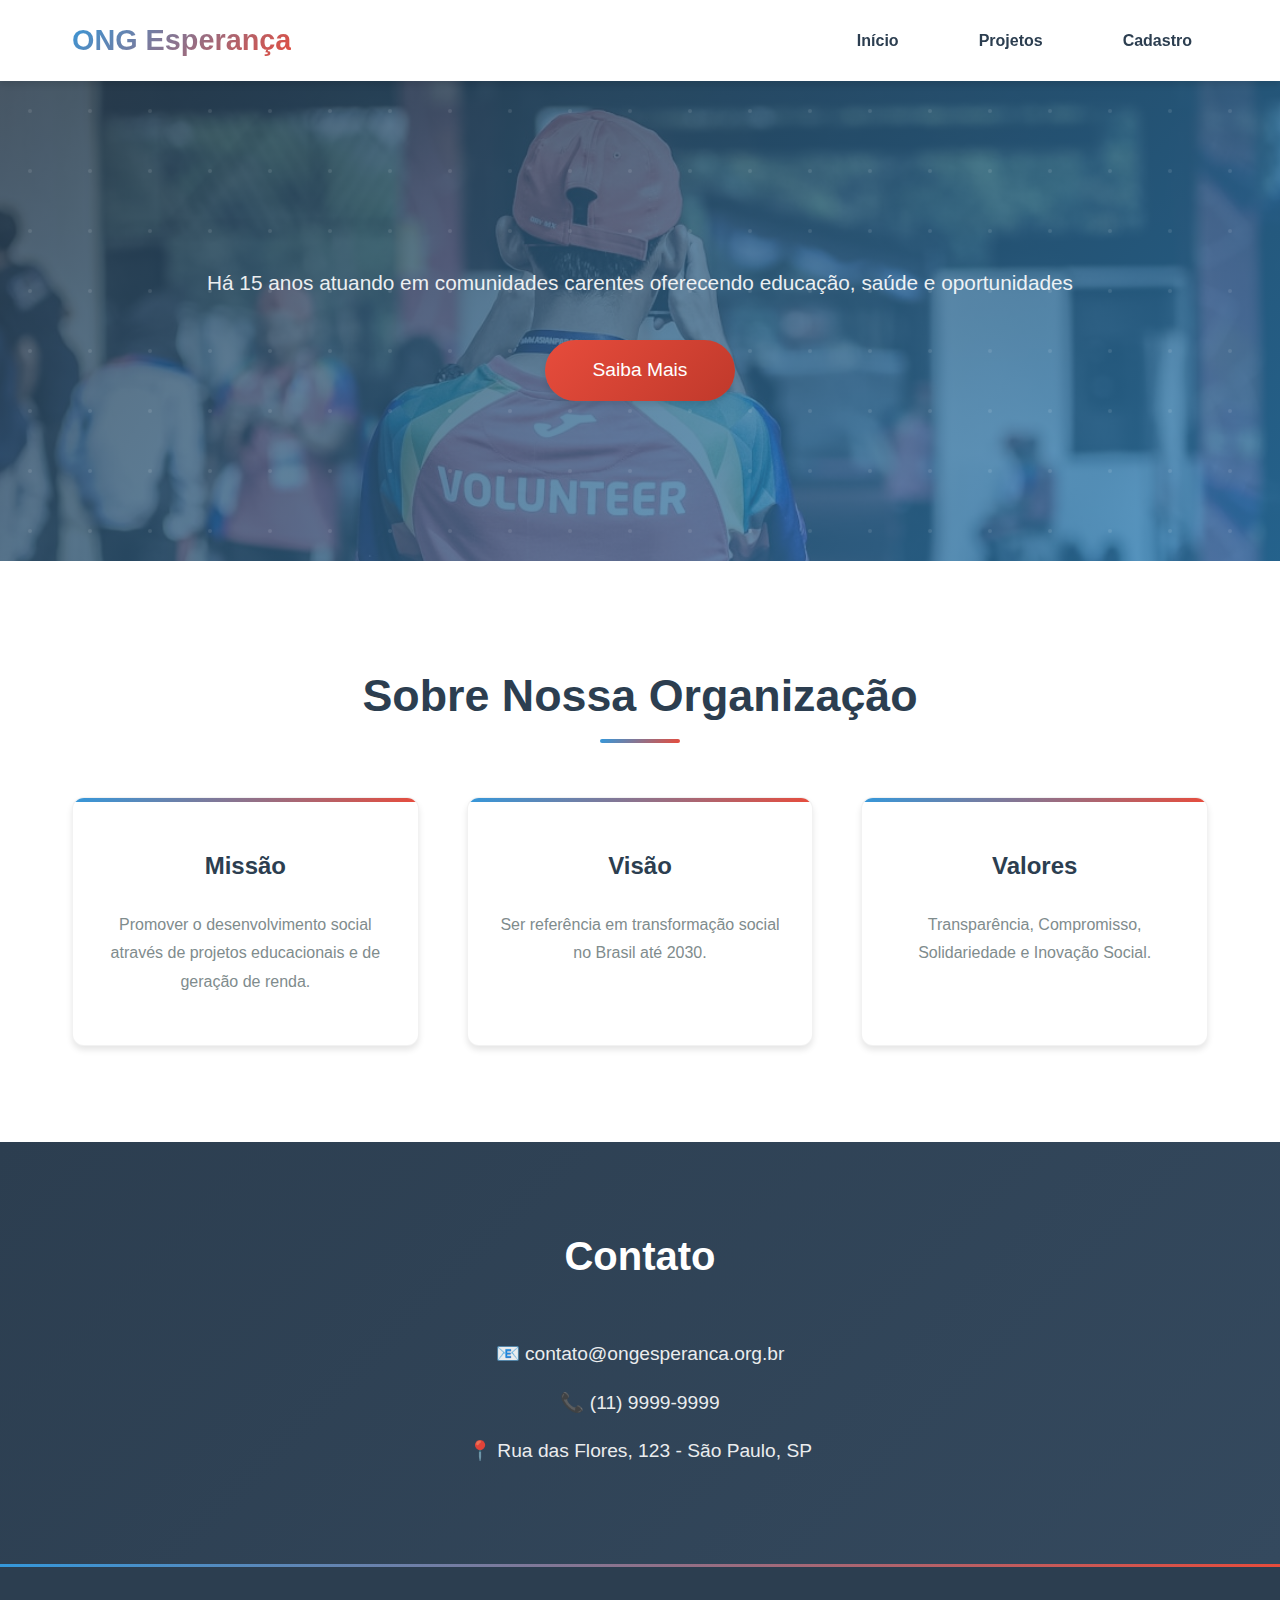
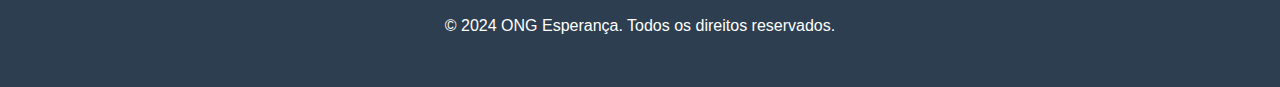
<file: index.html>
<!DOCTYPE html>
<html lang="pt-br">
<head>
    <meta charset="UTF-8">
    <meta name="viewport" content="width=device-width, initial-scale=1.0">
    <title>ONG Esperança - Página Inicial</title>
    <link rel="stylesheet" href="css/styles.css">
</head>
<body>
    <!-- Cabeçalho -->
    <header>
        <nav>
            <div class="logo">
                <h1>ONG Esperança</h1>
            </div>
            <ul class="menu">
                <li><a href="index.html">Início</a></li>
                <li><a href="projetos.html">Projetos</a></li>
                <li><a href="cadastro.html">Cadastro</a></li>
            </ul>
        </nav>
    </header>

    <!-- Conteúdo Principal -->
    <main>
        <section class="hero">
            <div class="hero-content">
                <h2>Transformando Vidas, Construindo Futuros</h2>
                <p>Há 15 anos atuando em comunidades carentes oferecendo educação, saúde e oportunidades</p>
                <button class="cta-button">Saiba Mais</button>
            </div>
        </section>

        <section class="sobre">
            <div class="container">
                <h2>Sobre Nossa Organização</h2>
                <div class="sobre-content">
                    <article>
                        <h3>Missão</h3>
                        <p>Promover o desenvolvimento social através de projetos educacionais e de geração de renda.</p>
                    </article>
                    <article>
                        <h3>Visão</h3>
                        <p>Ser referência em transformação social no Brasil até 2030.</p>
                    </article>
                    <article>
                        <h3>Valores</h3>
                        <p>Transparência, Compromisso, Solidariedade e Inovação Social.</p>
                    </article>
                </div>
            </div>
        </section>

        <section class="contato">
            <div class="container">
                <h2>Contato</h2>
                <address>
                    <p>📧 contato@ongesperanca.org.br</p>
                    <p>📞 (11) 9999-9999</p>
                    <p>📍 Rua das Flores, 123 - São Paulo, SP</p>
                </address>
            </div>
        </section>
    </main>

    <!-- Rodapé -->
    <footer>
        <div class="container">
            <p>&copy; 2024 ONG Esperança. Todos os direitos reservados.</p>
        </div>
    </footer>

    <script src="js/script.js"></script>
</body>
</html>
</file>
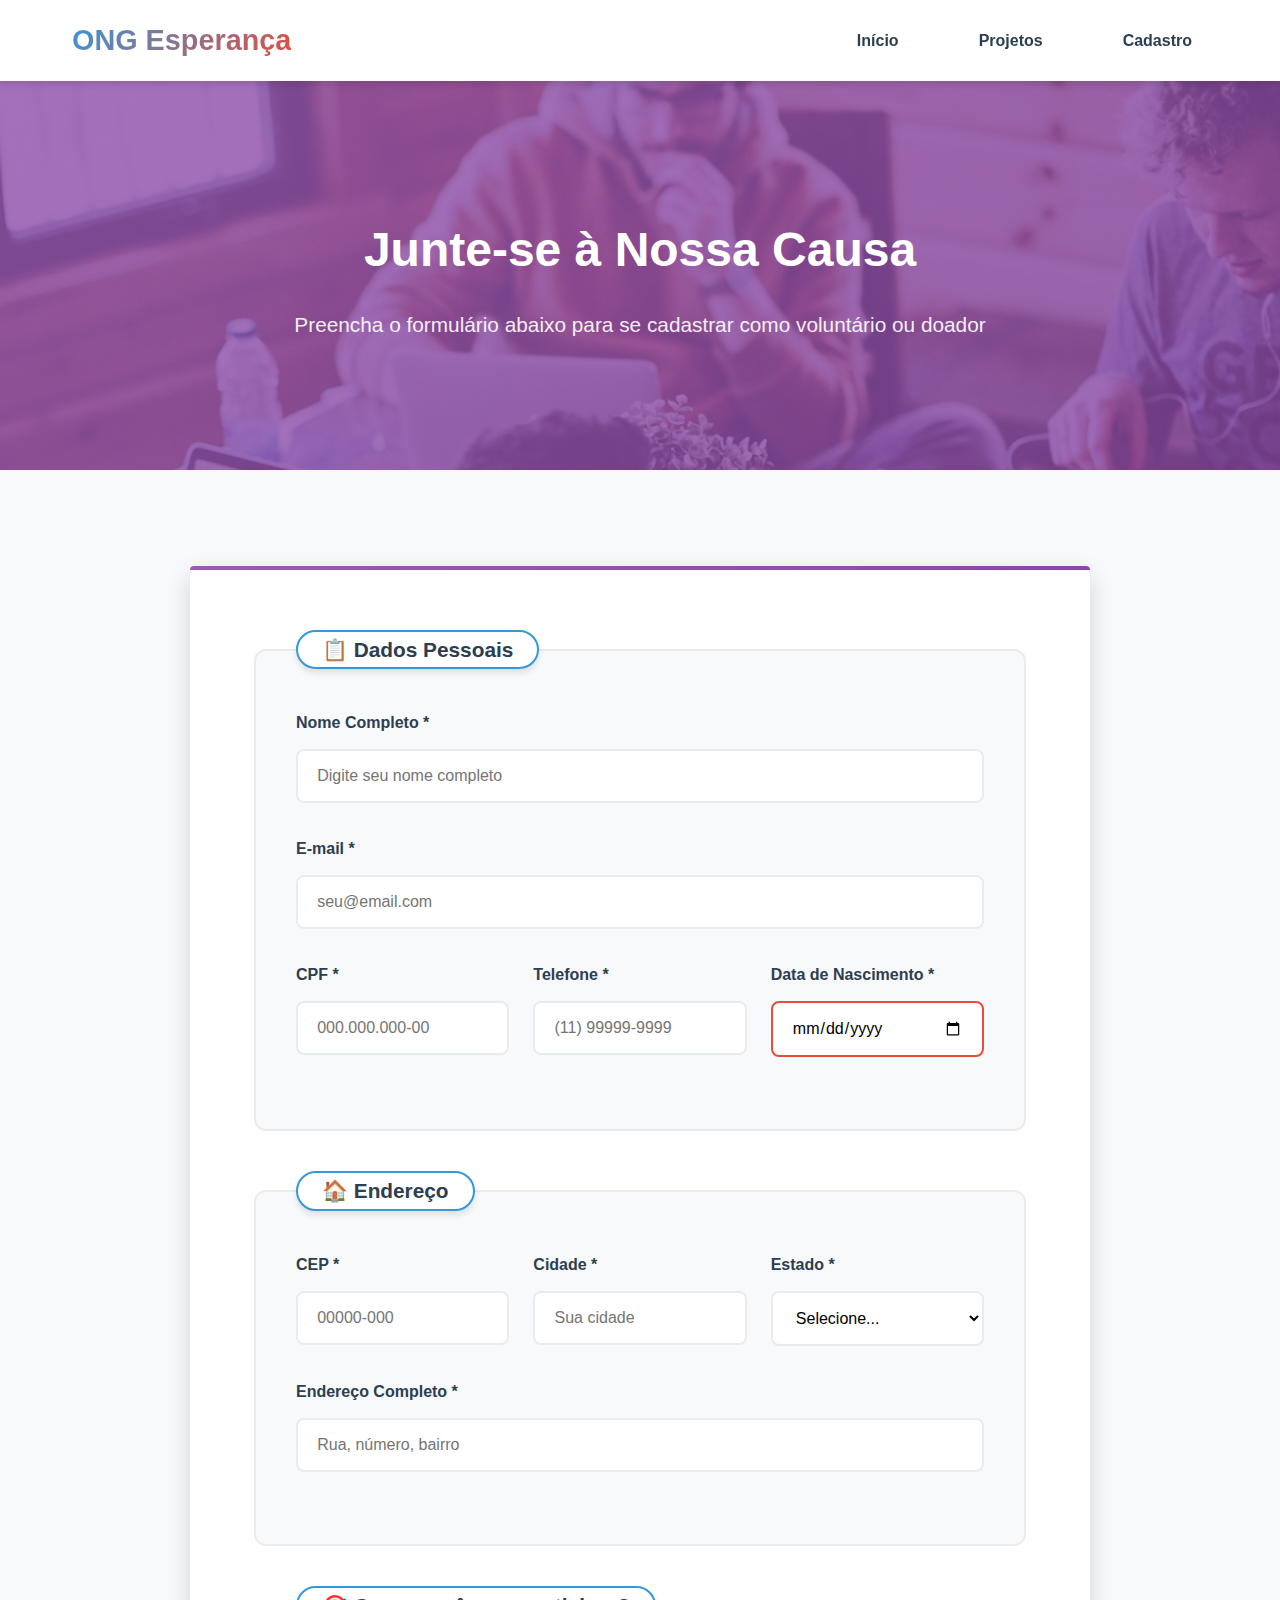
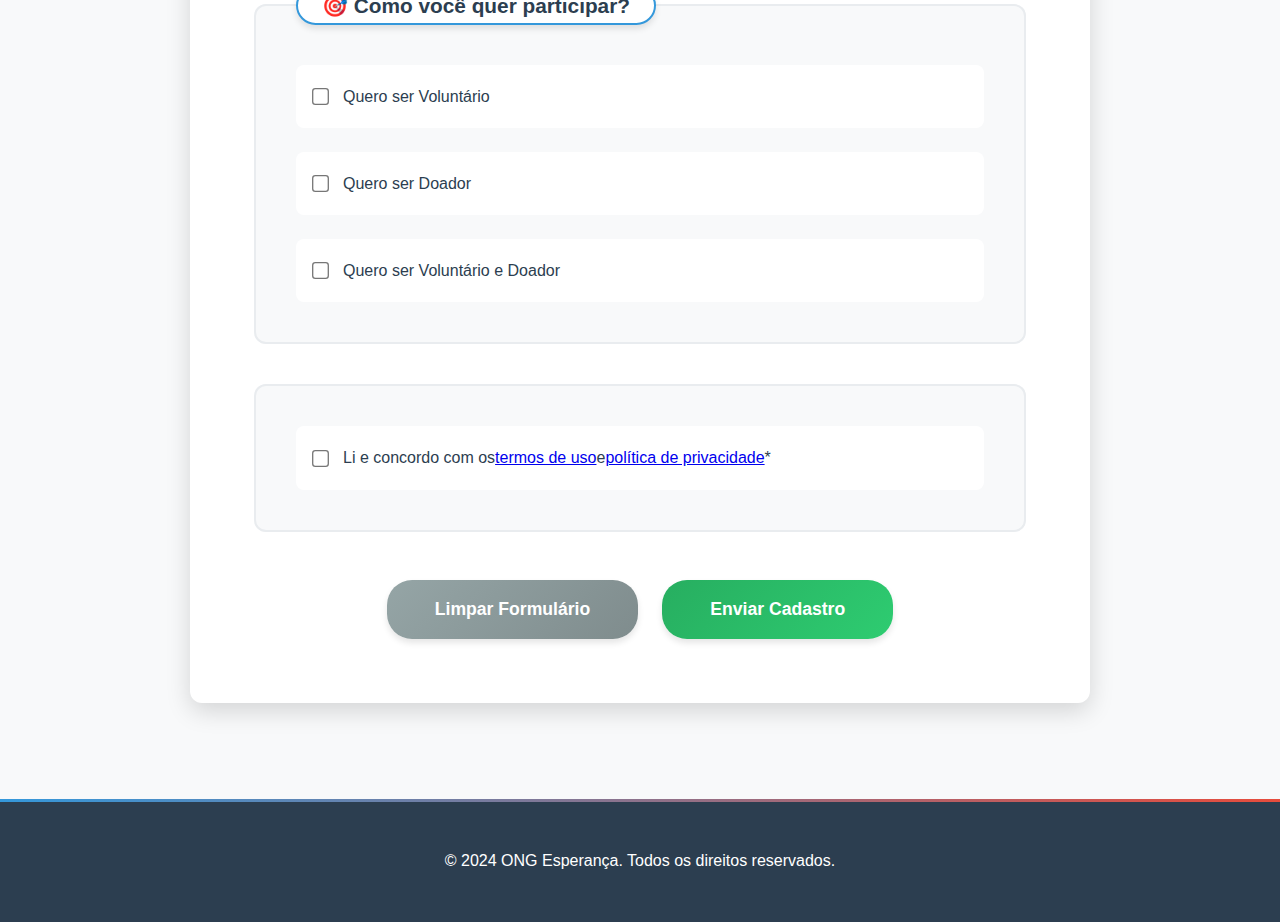
<file: cadastro.html>
<!DOCTYPE html>
<html lang="pt-br">
<head>
    <meta charset="UTF-8">
    <meta name="viewport" content="width=device-width, initial-scale=1.0">
    <title>ONG Esperança - Cadastro</title>
    <link rel="stylesheet" href="css/styles.css">
</head>
<body>
    <!-- Cabeçalho -->
    <header>
        <nav>
            <div class="logo">
                <h1>ONG Esperança</h1>
            </div>
            <ul class="menu">
                <li><a href="index.html">Início</a></li>
                <li><a href="projetos.html">Projetos</a></li>
                <li><a href="cadastro.html">Cadastro</a></li>
            </ul>
        </nav>
    </header>

    <main>
        <!-- Hero Section -->
        <section class="cadastro-hero">
            <div class="hero-content">
                <h2>Junte-se à Nossa Causa</h2>
                <p>Preencha o formulário abaixo para se cadastrar como voluntário ou doador</p>
            </div>
        </section>

        <!-- Formulário -->
        <section class="formulario-cadastro">
            <div class="container">
                <form id="formCadastro" class="form-container">
                    <!-- Dados Pessoais -->
                    <fieldset class="form-group">
                        <legend>📋 Dados Pessoais</legend>
                        
                        <div class="input-group">
                            <label for="nomeCompleto">Nome Completo *</label>
                            <input type="text" id="nomeCompleto" name="nomeCompleto" 
                                   required minlength="5" maxlength="100"
                                   placeholder="Digite seu nome completo">
                        </div>

                        <div class="input-group">
                            <label for="email">E-mail *</label>
                            <input type="email" id="email" name="email" 
                                   required placeholder="seu@email.com">
                        </div>

                        <div class="input-row">
                            <div class="input-group">
                                <label for="cpf">CPF *</label>
                                <input type="text" id="cpf" name="cpf" 
                                       required pattern="\d{3}\.\d{3}\.\d{3}-\d{2}"
                                       placeholder="000.000.000-00" maxlength="14">
                            </div>

                            <div class="input-group">
                                <label for="telefone">Telefone *</label>
                                <input type="tel" id="telefone" name="telefone" 
                                       required pattern="\(\d{2}\)\s\d{4,5}-\d{4}"
                                       placeholder="(11) 99999-9999" maxlength="15">
                            </div>

                            <div class="input-group">
                                <label for="dataNascimento">Data de Nascimento *</label>
                                <input type="date" id="dataNascimento" name="dataNascimento" 
                                       required max="2006-12-31">
                            </div>
                        </div>
                    </fieldset>

                    <!-- Endereço -->
                    <fieldset class="form-group">
                        <legend>🏠 Endereço</legend>
                        
                        <div class="input-row">
                            <div class="input-group">
                                <label for="cep">CEP *</label>
                                <input type="text" id="cep" name="cep" 
                                       required pattern="\d{5}-\d{3}"
                                       placeholder="00000-000" maxlength="9">
                            </div>

                            <div class="input-group">
                                <label for="cidade">Cidade *</label>
                                <input type="text" id="cidade" name="cidade" 
                                       required placeholder="Sua cidade">
                            </div>

                            <div class="input-group">
                                <label for="estado">Estado *</label>
                                <select id="estado" name="estado" required>
                                    <option value="">Selecione...</option>
                                    <option value="AC">Acre</option>
                                    <option value="AL">Alagoas</option>
                                    <option value="AP">Amapá</option>
                                    <option value="AM">Amazonas</option>
                                    <option value="BA">Bahia</option>
                                    <option value="CE">Ceará</option>
                                    <option value="DF">Distrito Federal</option>
                                    <option value="ES">Espírito Santo</option>
                                    <option value="GO">Goiás</option>
                                    <option value="MA">Maranhão</option>
                                    <option value="MT">Mato Grosso</option>
                                    <option value="MS">Mato Grosso do Sul</option>
                                    <option value="MG">Minas Gerais</option>
                                    <option value="PA">Pará</option>
                                    <option value="PB">Paraíba</option>
                                    <option value="PR">Paraná</option>
                                    <option value="PE">Pernambuco</option>
                                    <option value="PI">Piauí</option>
                                    <option value="RJ">Rio de Janeiro</option>
                                    <option value="RN">Rio Grande do Norte</option>
                                    <option value="RS">Rio Grande do Sul</option>
                                    <option value="RO">Rondônia</option>
                                    <option value="RR">Roraima</option>
                                    <option value="SC">Santa Catarina</option>
                                    <option value="SP">São Paulo</option>
                                    <option value="SE">Sergipe</option>
                                    <option value="TO">Tocantins</option>
                                </select>
                            </div>
                        </div>

                        <div class="input-group">
                            <label for="endereco">Endereço Completo *</label>
                            <input type="text" id="endereco" name="endereco" 
                                   required placeholder="Rua, número, bairro">
                        </div>
                    </fieldset>

                    <!-- Tipo de Participação -->
                    <fieldset class="form-group">
                        <legend>🎯 Como você quer participar?</legend>
                        
                        <div class="checkbox-group">
                            <label class="checkbox-label">
                                <input type="checkbox" name="participacao" value="voluntario">
                                <span class="checkmark"></span>
                                Quero ser Voluntário
                            </label>
                            
                            <label class="checkbox-label">
                                <input type="checkbox" name="participacao" value="doador">
                                <span class="checkmark"></span>
                                Quero ser Doador
                            </label>
                            
                            <label class="checkbox-label">
                                <input type="checkbox" name="participacao" value="ambos">
                                <span class="checkmark"></span>
                                Quero ser Voluntário e Doador
                            </label>
                        </div>
                    </fieldset>

                    <!-- Termos -->
                    <fieldset class="form-group">
                        <div class="checkbox-group">
                            <label class="checkbox-label">
                                <input type="checkbox" id="termos" name="termos" required>
                                <span class="checkmark"></span>
                                Li e concordo com os <a href="#">termos de uso</a> e <a href="#">política de privacidade</a> *
                            </label>
                        </div>
                    </fieldset>

                    <!-- Botões -->
                    <div class="form-buttons">
                        <button type="reset" class="btn-secondary">Limpar Formulário</button>
                        <button type="submit" class="btn-primary">Enviar Cadastro</button>
                    </div>
                </form>
            </div>
        </section>
    </main>

    <!-- Rodapé -->
    <footer>
        <div class="container">
            <p>&copy; 2024 ONG Esperança. Todos os direitos reservados.</p>
        </div>
    </footer>

    <script src="js/script.js"></script>
</body>
</html>
</file>
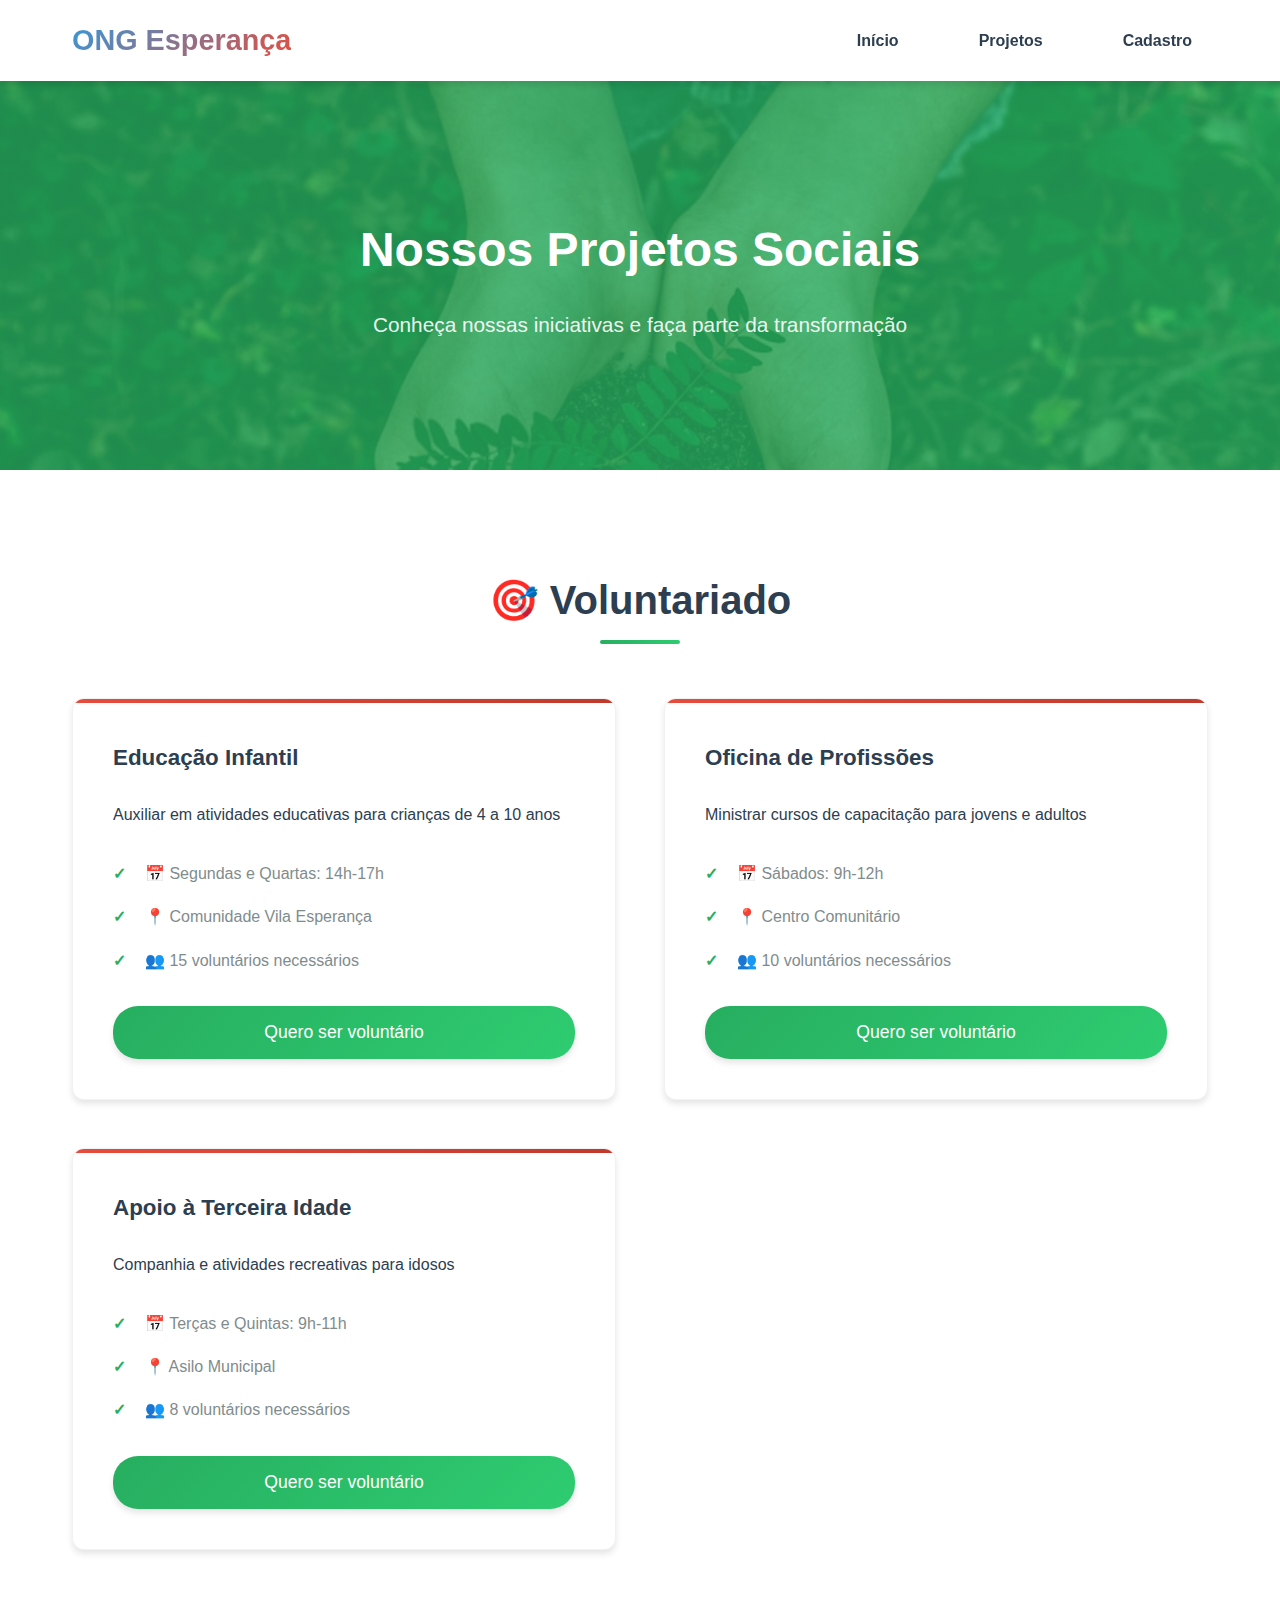
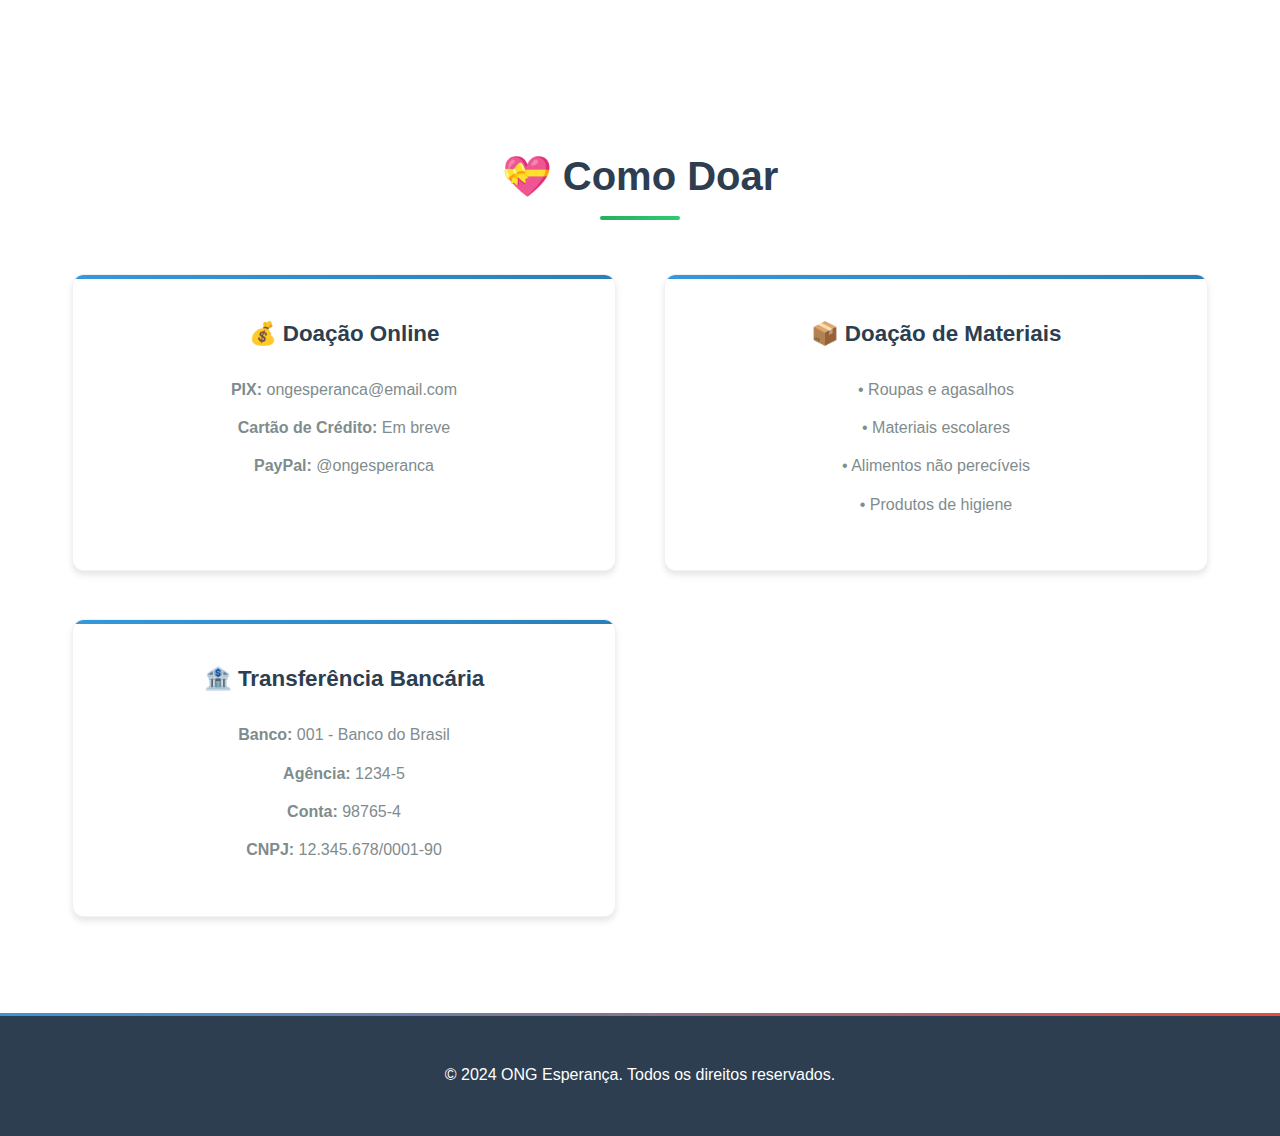
<file: projetos.html>
<!DOCTYPE html>
<html lang="pt-br">
<head>
    <meta charset="UTF-8">
    <meta name="viewport" content="width=device-width, initial-scale=1.0">
    <title>ONG Esperança - Nossos Projetos</title>
    <link rel="stylesheet" href="css/styles.css">
</head>
<body>
    <!-- Cabeçalho -->
    <header>
        <nav>
            <div class="logo">
                <h1>ONG Esperança</h1>
            </div>
            <ul class="menu">
                <li><a href="index.html">Início</a></li>
                <li><a href="projetos.html">Projetos</a></li>
                <li><a href="cadastro.html">Cadastro</a></li>
            </ul>
        </nav>
    </header>

    <main>
        <!-- Hero Section -->
        <section class="projetos-hero">
            <div class="hero-content">
                <h2>Nossos Projetos Sociais</h2>
                <p>Conheça nossas iniciativas e faça parte da transformação</p>
            </div>
        </section>

        <!-- Seção Voluntariado -->
        <section class="voluntariado">
            <div class="container">
                <h2>🎯 Voluntariado</h2>
                <div class="projetos-grid">
                    <article class="projeto-card">
                        <h3>Educação Infantil</h3>
                        <p>Auxiliar em atividades educativas para crianças de 4 a 10 anos</p>
                        <ul>
                            <li>📅 Segundas e Quartas: 14h-17h</li>
                            <li>📍 Comunidade Vila Esperança</li>
                            <li>👥 15 voluntários necessários</li>
                        </ul>
                        <button class="btn-voluntario">Quero ser voluntário</button>
                    </article>

                    <article class="projeto-card">
                        <h3>Oficina de Profissões</h3>
                        <p>Ministrar cursos de capacitação para jovens e adultos</p>
                        <ul>
                            <li>📅 Sábados: 9h-12h</li>
                            <li>📍 Centro Comunitário</li>
                            <li>👥 10 voluntários necessários</li>
                        </ul>
                        <button class="btn-voluntario">Quero ser voluntário</button>
                    </article>

                    <article class="projeto-card">
                        <h3>Apoio à Terceira Idade</h3>
                        <p>Companhia e atividades recreativas para idosos</p>
                        <ul>
                            <li>📅 Terças e Quintas: 9h-11h</li>
                            <li>📍 Asilo Municipal</li>
                            <li>👥 8 voluntários necessários</li>
                        </ul>
                        <button class="btn-voluntario">Quero ser voluntário</button>
                    </article>
                </div>
            </div>
        </section>

        <!-- Seção Doações -->
        <section class="doacoes">
            <div class="container">
                <h2>💝 Como Doar</h2>
                <div class="metodos-doacao">
                    <article class="metodo-card">
                        <h3>💰 Doação Online</h3>
                        <p><strong>PIX:</strong> ongesperanca@email.com</p>
                        <p><strong>Cartão de Crédito:</strong> Em breve</p>
                        <p><strong>PayPal:</strong> @ongesperanca</p>
                    </article>

                    <article class="metodo-card">
                        <h3>📦 Doação de Materiais</h3>
                        <p>• Roupas e agasalhos</p>
                        <p>• Materiais escolares</p>
                        <p>• Alimentos não perecíveis</p>
                        <p>• Produtos de higiene</p>
                    </article>

                    <article class="metodo-card">
                        <h3>🏦 Transferência Bancária</h3>
                        <p><strong>Banco:</strong> 001 - Banco do Brasil</p>
                        <p><strong>Agência:</strong> 1234-5</p>
                        <p><strong>Conta:</strong> 98765-4</p>
                        <p><strong>CNPJ:</strong> 12.345.678/0001-90</p>
                    </article>
                </div>
            </div>
        </section>
    </main>

    <!-- Rodapé -->
    <footer>
        <div class="container">
            <p>&copy; 2024 ONG Esperança. Todos os direitos reservados.</p>
        </div>
    </footer>

    <script src="js/script.js"></script>
</body>
</html>
</file>
<file: css/styles.css>
/* Reset básico moderno */
* {
    margin: 0;
    padding: 0;
    box-sizing: border-box;
}

:root {
    --primary-color: #2c3e50;
    --secondary-color: #3498db;
    --accent-color: #e74c3c;
    --success-color: #27ae60;
    --warning-color: #f39c12;
    --text-color: #2c3e50;
    --text-light: #7f8c8d;
    --bg-light: #f8f9fa;
    --white: #ffffff;
    --shadow: 0 4px 6px rgba(0, 0, 0, 0.1);
    --shadow-hover: 0 8px 25px rgba(0, 0, 0, 0.15);
    --border-radius: 12px;
    --transition: all 0.3s ease;
}

body {
    font-family: 'Segoe UI', Tahoma, Geneva, Verdana, sans-serif;
    line-height: 1.7;
    color: var(--text-color);
    background: var(--white);
    min-height: 100vh;
}

/* Container principal */
.container {
    max-width: 1200px;
    margin: 0 auto;
    padding: 0 2rem;
}

/* ===== ESTILOS GERAIS ===== */

/* Cabeçalho moderno */
header {
    background: rgba(255, 255, 255, 0.95);
    backdrop-filter: blur(10px);
    box-shadow: var(--shadow);
    position: sticky;
    top: 0;
    z-index: 1000;
    padding: 1rem 0;
}

nav {
    display: flex;
    justify-content: space-between;
    align-items: center;
    max-width: 1200px;
    margin: 0 auto;
    padding: 0 2rem;
}

.logo h1 {
    font-size: 1.8rem;
    background: linear-gradient(135deg, var(--secondary-color), var(--accent-color));
    -webkit-background-clip: text;
    -webkit-text-fill-color: transparent;
    background-clip: text;
    font-weight: 700;
}

.menu {
    display: flex;
    list-style: none;
    gap: 3rem;
}

.menu a {
    color: var(--text-color);
    text-decoration: none;
    font-weight: 600;
    padding: 0.5rem 1rem;
    border-radius: 25px;
    transition: var(--transition);
    position: relative;
}

.menu a:hover {
    color: var(--secondary-color);
    background: rgba(52, 152, 219, 0.1);
}

.menu a::after {
    content: '';
    position: absolute;
    bottom: -5px;
    left: 50%;
    width: 0;
    height: 2px;
    background: var(--secondary-color);
    transition: var(--transition);
    transform: translateX(-50%);
}

.menu a:hover::after {
    width: 80%;
}

/* Hero Section moderna */
.hero {
    background: linear-gradient(135deg, rgba(44, 62, 80, 0.8), rgba(52, 152, 219, 0.7)),
                url('../images/hero-bg.jpg');
    background-size: cover;
    background-position: center;
    background-attachment: fixed;
    color: var(--white);
    text-align: center;
    padding: 10rem 2rem;
    position: relative;
    overflow: hidden;
}

.hero::before {
    content: '';
    position: absolute;
    top: 0;
    left: 0;
    right: 0;
    bottom: 0;
    background: url("data:image/svg+xml,%3Csvg width='60' height='60' viewBox='0 0 60 60' xmlns='http://www.w3.org/2000/svg'%3E%3Cg fill='none' fill-rule='evenodd'%3E%3Cg fill='%23ffffff' fill-opacity='0.1'%3E%3Ccircle cx='30' cy='30' r='2'/%3E%3C/g%3E%3C/g%3E%3C/svg%3E");
}

.hero-content {
    position: relative;
    z-index: 2;
}

.hero h2 {
    font-size: 3.5rem;
    margin-bottom: 1.5rem;
    font-weight: 700;
    text-shadow: 2px 2px 4px rgba(0, 0, 0, 0.3);
}

.hero p {
    font-size: 1.3rem;
    margin-bottom: 2.5rem;
    opacity: 0.9;
}

.cta-button {
    background: linear-gradient(135deg, var(--accent-color), #c0392b);
    color: var(--white);
    border: none;
    padding: 1.2rem 3rem;
    font-size: 1.2rem;
    border-radius: 50px;
    cursor: pointer;
    transition: var(--transition);
    box-shadow: var(--shadow);
    position: relative;
    overflow: hidden;
}

.cta-button::before {
    content: '';
    position: absolute;
    top: 0;
    left: -100%;
    width: 100%;
    height: 100%;
    background: linear-gradient(90deg, transparent, rgba(255,255,255,0.3), transparent);
    transition: var(--transition);
}

.cta-button:hover::before {
    left: 100%;
}

.cta-button:hover {
    transform: translateY(-3px);
    box-shadow: var(--shadow-hover);
}

/* Seções modernas */
.sobre {
    padding: 6rem 2rem;
    background: var(--white);
}

.sobre h2 {
    text-align: center;
    margin-bottom: 4rem;
    font-size: 2.8rem;
    color: var(--text-color);
    position: relative;
}

.sobre h2::after {
    content: '';
    position: absolute;
    bottom: -10px;
    left: 50%;
    transform: translateX(-50%);
    width: 80px;
    height: 4px;
    background: linear-gradient(135deg, var(--secondary-color), var(--accent-color));
    border-radius: 2px;
}

.sobre-content {
    display: grid;
    grid-template-columns: repeat(auto-fit, minmax(300px, 1fr));
    gap: 3rem;
}

.sobre-content article {
    background: var(--white);
    padding: 3rem 2rem;
    border-radius: var(--border-radius);
    text-align: center;
    box-shadow: var(--shadow);
    transition: var(--transition);
    border: 1px solid rgba(0, 0, 0, 0.05);
    position: relative;
    overflow: hidden;
}

.sobre-content article::before {
    content: '';
    position: absolute;
    top: 0;
    left: 0;
    width: 100%;
    height: 4px;
    background: linear-gradient(135deg, var(--secondary-color), var(--accent-color));
}

.sobre-content article:hover {
    transform: translateY(-10px);
    box-shadow: var(--shadow-hover);
}

.sobre-content h3 {
    color: var(--text-color);
    margin-bottom: 1.5rem;
    font-size: 1.5rem;
}

.sobre-content p {
    color: var(--text-light);
    line-height: 1.8;
}

/* Contato moderno */
.contato {
    background: linear-gradient(135deg, var(--primary-color), #34495e);
    color: var(--white);
    padding: 5rem 2rem;
    text-align: center;
}

.contato h2 {
    margin-bottom: 3rem;
    font-size: 2.5rem;
}

.contato address {
    font-style: normal;
}

.contato address p {
    margin: 1rem 0;
    font-size: 1.2rem;
    opacity: 0.9;
    transition: var(--transition);
}

.contato address p:hover {
    opacity: 1;
    transform: translateX(10px);
}

/* Rodapé moderno */
footer {
    background: var(--primary-color);
    color: var(--white);
    text-align: center;
    padding: 3rem 2rem;
    position: relative;
}

footer::before {
    content: '';
    position: absolute;
    top: 0;
    left: 0;
    right: 0;
    height: 3px;
    background: linear-gradient(135deg, var(--secondary-color), var(--accent-color));
}

/* ===== ESTILOS PARA PROJETOS.HTML ===== */
.projetos-hero {
    background: linear-gradient(135deg, rgba(39, 174, 96, 0.8), rgba(46, 204, 113, 0.7)),
                url('../images/projetos-bg.jpg');
    background-size: cover;
    background-position: center;
    background-attachment: fixed;
    color: var(--white);
    text-align: center;
    padding: 8rem 2rem;
    position: relative;
}

.projetos-hero h2 {
    font-size: 3rem;
    margin-bottom: 1rem;
}

.projetos-hero p {
    font-size: 1.3rem;
    opacity: 0.9;
}

.voluntariado, .doacoes {
    padding: 6rem 2rem;
    background: var(--white);
}

.voluntariado h2, .doacoes h2 {
    text-align: center;
    margin-bottom: 4rem;
    font-size: 2.5rem;
    color: var(--text-color);
    position: relative;
}

.voluntariado h2::after, .doacoes h2::after {
    content: '';
    position: absolute;
    bottom: -10px;
    left: 50%;
    transform: translateX(-50%);
    width: 80px;
    height: 4px;
    background: linear-gradient(135deg, var(--success-color), #2ecc71);
    border-radius: 2px;
}

.projetos-grid, .metodos-doacao {
    display: grid;
    grid-template-columns: repeat(auto-fit, minmax(350px, 1fr));
    gap: 3rem;
    max-width: 1200px;
    margin: 0 auto;
}

.projeto-card, .metodo-card {
    background: var(--white);
    padding: 2.5rem;
    border-radius: var(--border-radius);
    box-shadow: var(--shadow);
    transition: var(--transition);
    border: 1px solid rgba(0, 0, 0, 0.05);
    position: relative;
    overflow: hidden;
}

.projeto-card::before, .metodo-card::before {
    content: '';
    position: absolute;
    top: 0;
    left: 0;
    width: 100%;
    height: 4px;
    background: linear-gradient(135deg, var(--accent-color), #c0392b);
}

.metodo-card::before {
    background: linear-gradient(135deg, var(--secondary-color), #2980b9);
}

.projeto-card:hover, .metodo-card:hover {
    transform: translateY(-8px);
    box-shadow: var(--shadow-hover);
}

.projeto-card h3, .metodo-card h3 {
    color: var(--text-color);
    margin-bottom: 1.5rem;
    font-size: 1.4rem;
}

.projeto-card ul {
    list-style: none;
    margin: 2rem 0;
}

.projeto-card li {
    margin: 1rem 0;
    padding-left: 2rem;
    position: relative;
    color: var(--text-light);
}

.projeto-card li::before {
    content: '✓';
    color: var(--success-color);
    position: absolute;
    left: 0;
    font-weight: bold;
}

.btn-voluntario {
    background: linear-gradient(135deg, var(--success-color), #2ecc71);
    color: var(--white);
    border: none;
    padding: 1rem 2rem;
    border-radius: 25px;
    cursor: pointer;
    width: 100%;
    font-size: 1.1rem;
    transition: var(--transition);
    box-shadow: var(--shadow);
}

.btn-voluntario:hover {
    transform: translateY(-2px);
    box-shadow: var(--shadow-hover);
}

.metodo-card {
    text-align: center;
}

.metodo-card p {
    color: var(--text-light);
    margin: 0.8rem 0;
    line-height: 1.6;
}

/* ===== ESTILOS PARA CADASTRO.HTML ===== */
.cadastro-hero {
    background: linear-gradient(135deg, rgba(155, 89, 182, 0.8), rgba(142, 68, 173, 0.7)),
                url('../images/cadastro-bg.jpg');
    background-size: cover;
    background-position: center;
    background-attachment: fixed;
    color: var(--white);
    text-align: center;
    padding: 8rem 2rem;
    position: relative;
}

.cadastro-hero h2 {
    font-size: 3rem;
    margin-bottom: 1rem;
}

.cadastro-hero p {
    font-size: 1.3rem;
    opacity: 0.9;
}

.formulario-cadastro {
    padding: 6rem 2rem;
    background: var(--bg-light);
}

.form-container {
    background: var(--white);
    padding: 4rem;
    border-radius: var(--border-radius);
    box-shadow: var(--shadow-hover);
    max-width: 900px;
    margin: 0 auto;
    position: relative;
}

.form-container::before {
    content: '';
    position: absolute;
    top: 0;
    left: 0;
    right: 0;
    height: 4px;
    background: linear-gradient(135deg, #9b59b6, #8e44ad);
    border-radius: var(--border-radius) var(--border-radius) 0 0;
}

.form-group {
    border: 2px solid #e9ecef;
    border-radius: var(--border-radius);
    padding: 2.5rem;
    margin-bottom: 2.5rem;
    background: var(--bg-light);
    transition: var(--transition);
}

.form-group:hover {
    border-color: var(--secondary-color);
}

.form-group legend {
    font-weight: 700;
    color: var(--text-color);
    font-size: 1.3rem;
    padding: 0 1.5rem;
    background: var(--white);
    border-radius: 25px;
    border: 2px solid var(--secondary-color);
    box-shadow: var(--shadow);
}

.input-group {
    margin-bottom: 2rem;
}

.input-group label {
    display: block;
    margin-bottom: 0.8rem;
    font-weight: 600;
    color: var(--text-color);
    font-size: 1rem;
}

.input-group input,
.input-group select {
    width: 100%;
    padding: 1rem 1.2rem;
    border: 2px solid #e9ecef;
    border-radius: 8px;
    font-size: 1rem;
    transition: var(--transition);
    background: var(--white);
    font-family: inherit;
}

.input-group input:focus,
.input-group select:focus {
    outline: none;
    border-color: var(--secondary-color);
    box-shadow: 0 0 0 3px rgba(52, 152, 219, 0.1);
    transform: translateY(-2px);
}

.input-row {
    display: grid;
    grid-template-columns: 1fr 1fr 1fr;
    gap: 1.5rem;
}

/* Checkbox personalizado moderno */
.checkbox-group {
    display: flex;
    flex-direction: column;
    gap: 1.5rem;
}

.checkbox-label {
    display: flex;
    align-items: center;
    cursor: pointer;
    font-weight: 500;
    padding: 1rem;
    background: var(--white);
    border-radius: 8px;
    transition: var(--transition);
    border: 2px solid transparent;
}

.checkbox-label:hover {
    border-color: var(--secondary-color);
    transform: translateX(5px);
}

.checkbox-label input[type="checkbox"] {
    margin-right: 1rem;
    transform: scale(1.3);
    accent-color: var(--secondary-color);
}

/* Botões do formulário modernos */
.form-buttons {
    display: flex;
    gap: 1.5rem;
    justify-content: center;
    margin-top: 3rem;
}

.btn-primary {
    background: linear-gradient(135deg, var(--success-color), #2ecc71);
    color: var(--white);
    border: none;
    padding: 1.2rem 3rem;
    border-radius: 25px;
    cursor: pointer;
    font-size: 1.1rem;
    font-weight: 600;
    transition: var(--transition);
    box-shadow: var(--shadow);
}

.btn-primary:hover {
    transform: translateY(-3px);
    box-shadow: var(--shadow-hover);
}

.btn-secondary {
    background: linear-gradient(135deg, #95a5a6, #7f8c8d);
    color: var(--white);
    border: none;
    padding: 1.2rem 3rem;
    border-radius: 25px;
    cursor: pointer;
    font-size: 1.1rem;
    font-weight: 600;
    transition: var(--transition);
    box-shadow: var(--shadow);
}

.btn-secondary:hover {
    transform: translateY(-3px);
    box-shadow: var(--shadow-hover);
}

/* Validação moderna */
input:valid {
    border-color: var(--success-color);
}

input:invalid:not(:focus):not(:placeholder-shown) {
    border-color: var(--accent-color);
}

/* Animações */
@keyframes fadeInUp {
    from {
        opacity: 0;
        transform: translateY(30px);
    }
    to {
        opacity: 1;
        transform: translateY(0);
    }
}

@keyframes slideUp {
    from {
        opacity: 0;
        transform: translateY(50px);
    }
    to {
        opacity: 1;
        transform: translateY(0);
    }
}

/* Responsivo moderno */
@media (max-width: 768px) {
    .menu {
        gap: 1.5rem;
    }
    
    .hero h2, .projetos-hero h2, .cadastro-hero h2 {
        font-size: 2.2rem;
    }
    
    .input-row {
        grid-template-columns: 1fr;
    }
    
    .form-buttons {
        flex-direction: column;
    }
    
    .form-container {
        padding: 2rem 1.5rem;
    }
    
    .form-group {
        padding: 2rem 1.5rem;
    }
    
    .projetos-grid, .metodos-doacao {
        grid-template-columns: 1fr;
    }
    
    .sobre-content, .projetos-grid, .metodos-doacao {
        gap: 2rem;
    }
}

@media (max-width: 480px) {
    nav {
        flex-direction: column;
        gap: 1rem;
    }
    
    .menu {
        gap: 1rem;
    }
    
    .hero, .projetos-hero, .cadastro-hero {
        padding: 6rem 1rem;
    }
    
    .hero h2, .projetos-hero h2, .cadastro-hero h2 {
        font-size: 1.8rem;
    }
}
</file>
